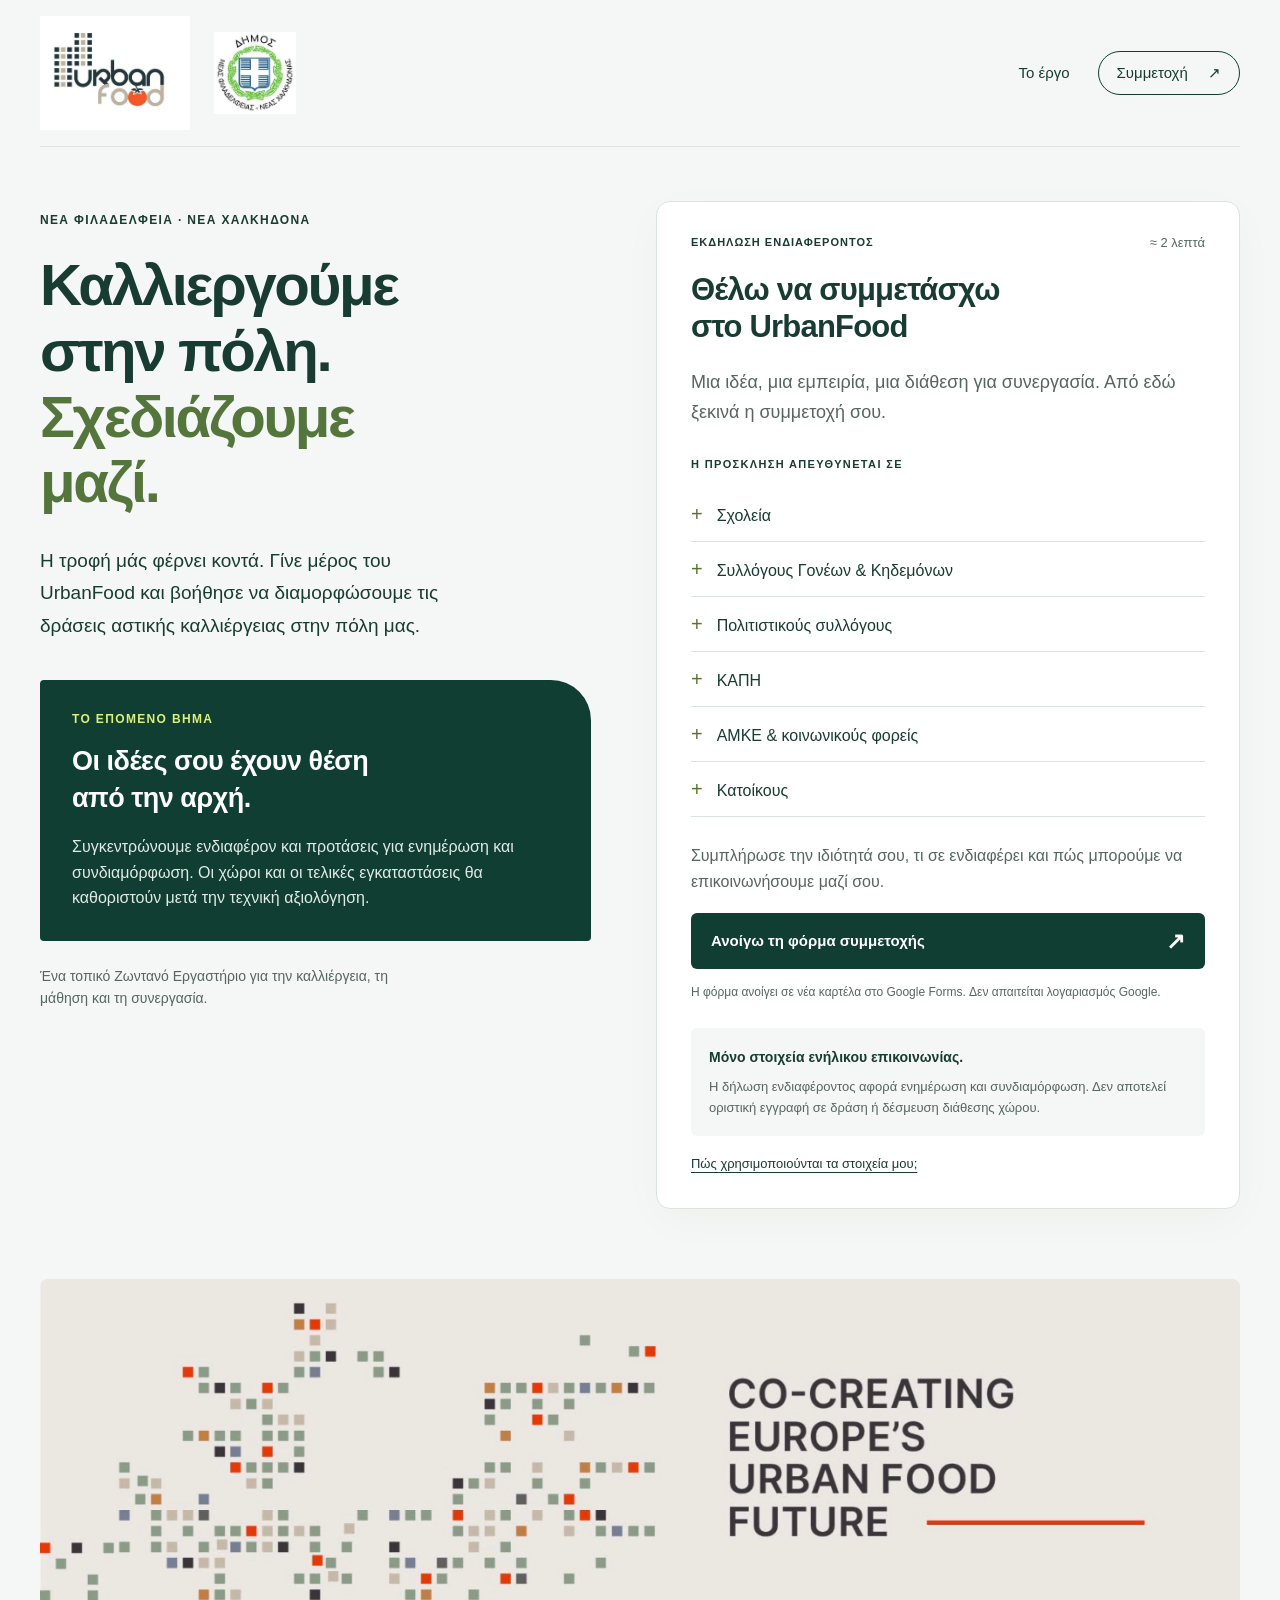
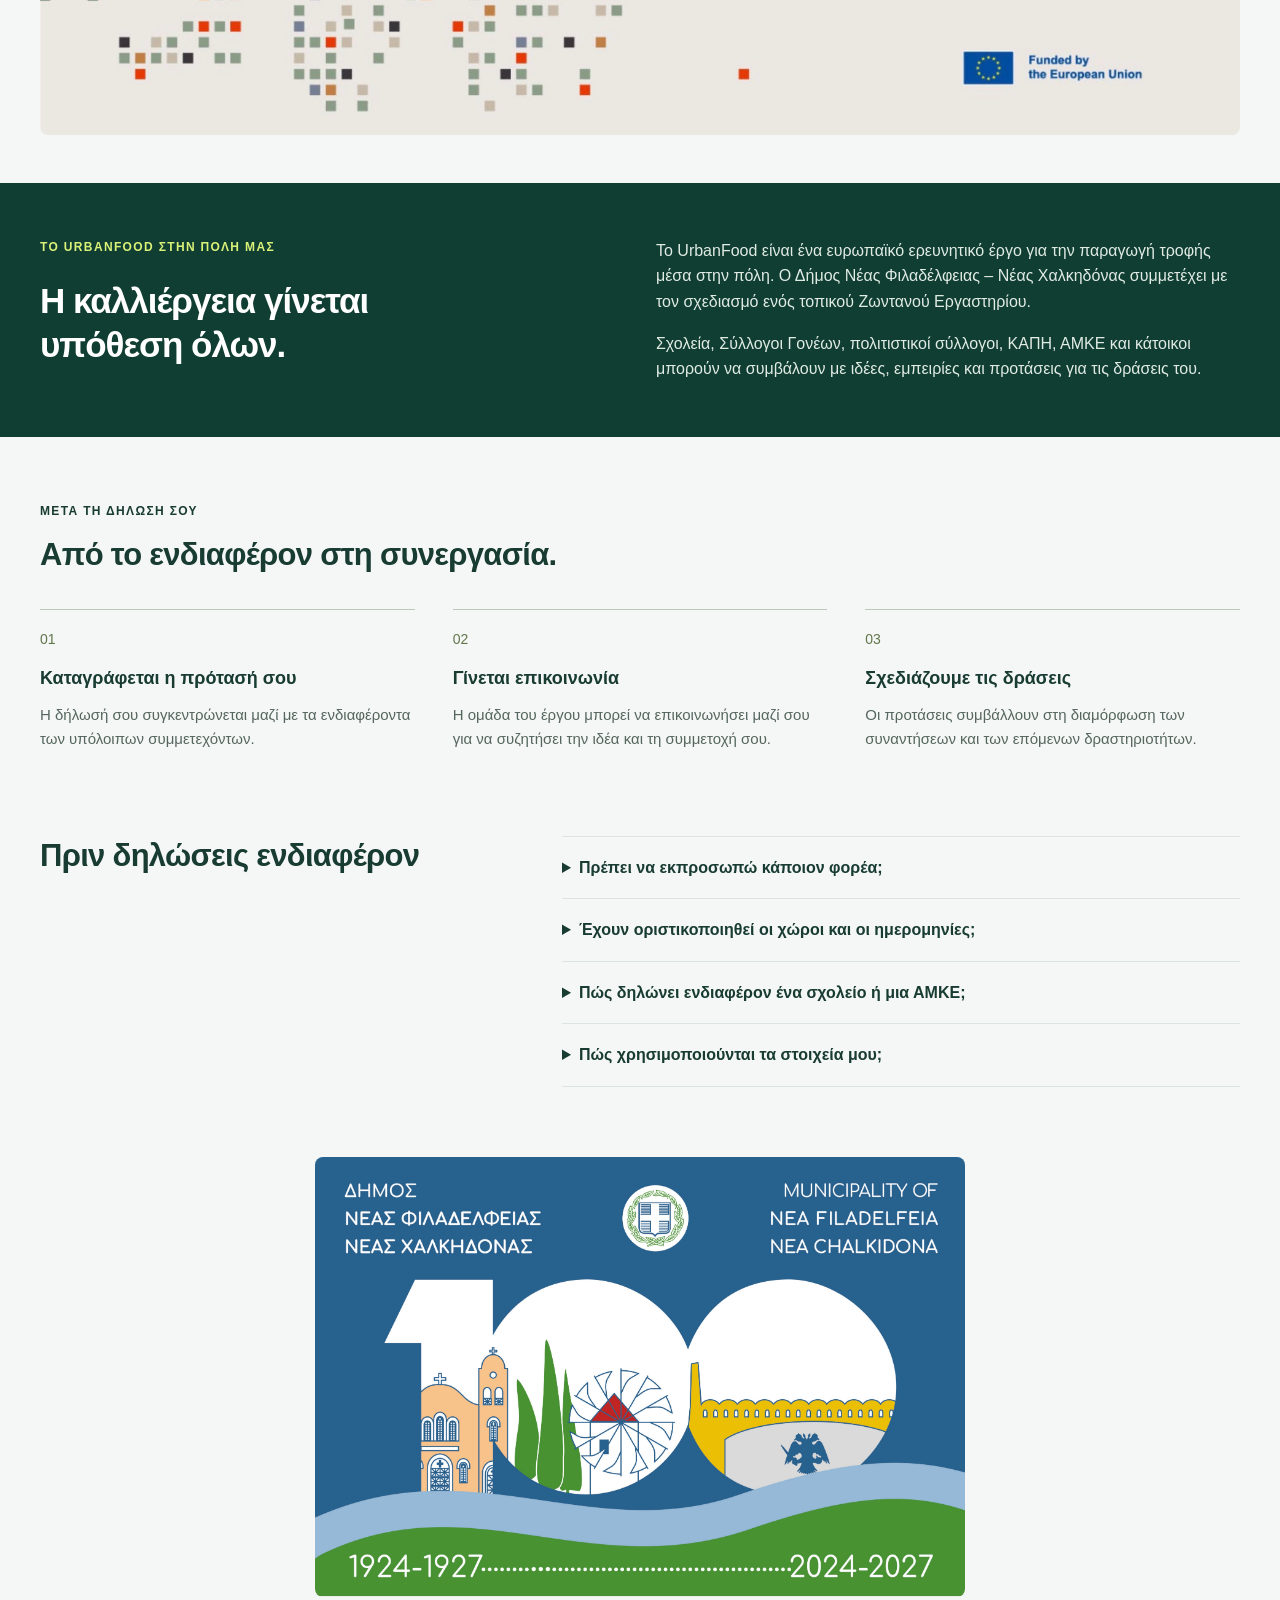
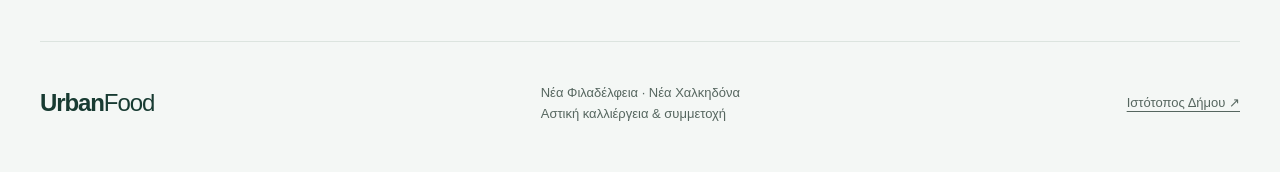
<file: public/index.html>
<!doctype html>
<html lang="el">
<head>
  <meta charset="utf-8">
  <meta name="viewport" content="width=device-width, initial-scale=1">
  <meta name="theme-color" content="#103e32">
  <title>Θέλω να συμμετάσχω | UrbanFood</title>
  <meta name="description" content="Εκδήλωση ενδιαφέροντος για το UrbanFood στη Νέα Φιλαδέλφεια και τη Νέα Χαλκηδόνα. Σχολεία, φορείς και κάτοικοι σχεδιάζουμε μαζί τις δράσεις αστικής καλλιέργειας.">
  <meta property="og:title" content="Θέλω να συμμετάσχω στο UrbanFood">
  <meta property="og:description" content="Καλλιεργούμε στην πόλη. Σχεδιάζουμε μαζί. Δήλωσε ενδιαφέρον για τις δράσεις στη Νέα Φιλαδέλφεια και τη Νέα Χαλκηδόνα.">
  <meta property="og:type" content="website">
  <meta property="og:locale" content="el_GR">
  <link rel="icon" href="data:image/svg+xml,%3Csvg xmlns='http://www.w3.org/2000/svg' viewBox='0 0 64 64'%3E%3Crect width='64' height='64' rx='14' fill='%23103e32'/%3E%3Ctext x='32' y='44' text-anchor='middle' font-family='Arial' font-size='37' font-weight='bold' fill='%23dbf278'%3EU%3C/text%3E%3C/svg%3E">
  <link rel="stylesheet" href="styles.css">
  <script src="app.js" defer></script>
</head>
<body>
  <a class="skip" href="#participate">Μετάβαση στη φόρμα συμμετοχής</a>
  <header class="topbar wrap">
    <div class="brand-pair"><a href="./" aria-label="UrbanFood — Αρχική"><img class="project-logo" src="assets/urbanfood-logo.jpg" width="703" height="533" alt="UrbanFood"></a><a href="https://dimosfx.gr/" target="_blank" rel="noopener noreferrer" aria-label="Δήμος Νέας Φιλαδέλφειας – Νέας Χαλκηδόνας"><img class="municipality-logo" src="assets/municipality-logo.jpg" width="355" height="355" alt="Έμβλημα Δήμου Νέας Φιλαδέλφειας – Νέας Χαλκηδόνας"></a></div>
    <nav aria-label="Κύρια πλοήγηση"><a href="#about">Το έργο</a><a class="nav-cta" href="#participate">Συμμετοχή <span aria-hidden="true">↗</span></a></nav>
  </header>
  <main>
    <div class="main-grid wrap">
      <section class="intro" aria-labelledby="page-title">
        <p class="eyebrow">ΝΕΑ ΦΙΛΑΔΕΛΦΕΙΑ · ΝΕΑ ΧΑΛΚΗΔΟΝΑ</p>
        <h1 id="page-title">Καλλιεργούμε<br>στην πόλη.<br><span>Σχεδιάζουμε<br>μαζί.</span></h1>
        <p class="lead">Η τροφή μάς φέρνει κοντά. Γίνε μέρος του UrbanFood και βοήθησε να διαμορφώσουμε τις δράσεις αστικής καλλιέργειας στην πόλη μας.</p>
        <a href="#participate" class="mobile-cta button">Θέλω να συμμετάσχω <span aria-hidden="true">↗</span></a>
        <div class="stage"><p class="eyebrow">ΤΟ ΕΠΟΜΕΝΟ ΒΗΜΑ</p><h2>Οι ιδέες σου έχουν θέση<br>από την αρχή.</h2><p>Συγκεντρώνουμε ενδιαφέρον και προτάσεις για ενημέρωση και συνδιαμόρφωση. Οι χώροι και οι τελικές εγκαταστάσεις θα καθοριστούν μετά την τεχνική αξιολόγηση.</p></div>
        <p class="intro-note">Ένα τοπικό Ζωντανό Εργαστήριο για την καλλιέργεια, τη μάθηση και τη συνεργασία.</p>
      </section>
      <section class="form-card participation-card" id="participate" aria-labelledby="form-title">
        <div class="form-top"><span class="eyebrow">ΕΚΔΗΛΩΣΗ ΕΝΔΙΑΦΕΡΟΝΤΟΣ</span><span class="time">≈ 2 λεπτά</span></div>
        <h2 id="form-title">Θέλω να συμμετάσχω<br>στο UrbanFood</h2>
        <p class="participation-intro">Μια ιδέα, μια εμπειρία, μια διάθεση για συνεργασία. Από εδώ ξεκινά η συμμετοχή σου.</p>
        <p class="eyebrow audience-label">Η ΠΡΟΣΚΛΗΣΗ ΑΠΕΥΘΥΝΕΤΑΙ ΣΕ</p>
        <ul class="audience-list"><li>Σχολεία</li><li>Συλλόγους Γονέων &amp; Κηδεμόνων</li><li>Πολιτιστικούς συλλόγους</li><li>ΚΑΠΗ</li><li>ΑΜΚΕ &amp; κοινωνικούς φορείς</li><li>Κατοίκους</li></ul>
        <p>Συμπλήρωσε την ιδιότητά σου, τι σε ενδιαφέρει και πώς μπορούμε να επικοινωνήσουμε μαζί σου.</p>
        <a class="button submit" href="https://docs.google.com/forms/d/e/1FAIpQLSedK4jRA4rH9tuV9RcNpMEnemBhUsEnyEO3Ajj3z4A67e13Jg/viewform" target="_blank" rel="noopener noreferrer">Ανοίγω τη φόρμα συμμετοχής <span aria-hidden="true">↗</span></a>
        <p class="form-foot">Η φόρμα ανοίγει σε νέα καρτέλα στο Google Forms. Δεν απαιτείται λογαριασμός Google.</p>
        <div class="participation-note"><strong>Μόνο στοιχεία ενήλικου επικοινωνίας.</strong><p>Η δήλωση ενδιαφέροντος αφορά ενημέρωση και συνδιαμόρφωση. Δεν αποτελεί οριστική εγγραφή σε δράση ή δέσμευση διάθεσης χώρου.</p></div>
        <a class="privacy-link" href="#privacy">Πώς χρησιμοποιούνται τα στοιχεία μου;</a>
      </section>
    </div>
    <figure class="project-banner wrap"><img src="assets/urbanfood-europe.jpg" width="2752" height="1045" loading="lazy" alt="Co-creating Europe’s urban food future — Funded by the European Union"></figure><section class="about-band" id="about"><div class="wrap about-grid"><div><p class="eyebrow">ΤΟ URBANFOOD ΣΤΗΝ ΠΟΛΗ ΜΑΣ</p><h2>Η καλλιέργεια γίνεται<br>υπόθεση όλων.</h2></div><div><p>Το UrbanFood είναι ένα ευρωπαϊκό ερευνητικό έργο για την παραγωγή τροφής μέσα στην πόλη. Ο Δήμος Νέας Φιλαδέλφειας – Νέας Χαλκηδόνας συμμετέχει με τον σχεδιασμό ενός τοπικού Ζωντανού Εργαστηρίου.</p><p>Σχολεία, Σύλλογοι Γονέων, πολιτιστικοί σύλλογοι, ΚΑΠΗ, ΑΜΚΕ και κάτοικοι μπορούν να συμβάλουν με ιδέες, εμπειρίες και προτάσεις για τις δράσεις του.</p></div></div></section>
    <section class="next wrap" aria-labelledby="next-title"><p class="eyebrow">ΜΕΤΑ ΤΗ ΔΗΛΩΣΗ ΣΟΥ</p><h2 id="next-title">Από το ενδιαφέρον στη συνεργασία.</h2><ol class="steps"><li><span>01</span><h3>Καταγράφεται η πρότασή σου</h3><p>Η δήλωσή σου συγκεντρώνεται μαζί με τα ενδιαφέροντα των υπόλοιπων συμμετεχόντων.</p></li><li><span>02</span><h3>Γίνεται επικοινωνία</h3><p>Η ομάδα του έργου μπορεί να επικοινωνήσει μαζί σου για να συζητήσει την ιδέα και τη συμμετοχή σου.</p></li><li><span>03</span><h3>Σχεδιάζουμε τις δράσεις</h3><p>Οι προτάσεις συμβάλλουν στη διαμόρφωση των συναντήσεων και των επόμενων δραστηριοτήτων.</p></li></ol></section>
    <section class="faq wrap" aria-labelledby="faq-title"><h2 id="faq-title">Πριν δηλώσεις ενδιαφέρον</h2><div><details><summary>Πρέπει να εκπροσωπώ κάποιον φορέα;</summary><p>Όχι. Μπορείς να επιλέξεις «Κάτοικος» και να δηλώσεις ατομικά το ενδιαφέρον σου. Δεν απαιτείται προηγούμενη εμπειρία στην καλλιέργεια.</p></details><details><summary>Έχουν οριστικοποιηθεί οι χώροι και οι ημερομηνίες;</summary><p>Η παρούσα πρόσκληση αφορά ενημέρωση και συνδιαμόρφωση. Οι τελικοί χώροι εξαρτώνται από τεχνική και, όπου απαιτείται, στατική αξιολόγηση. Οι ημερομηνίες των δράσεων θα γνωστοποιηθούν όταν οριστικοποιηθούν.</p></details><details><summary>Πώς δηλώνει ενδιαφέρον ένα σχολείο ή μια ΑΜΚΕ;</summary><p>Ένας ενήλικος εκπρόσωπος συμπληρώνει τα δικά του στοιχεία επικοινωνίας και το όνομα του φορέα. Δεν χρειάζονται ονόματα μαθητών, ωφελούμενων ή πληροφορίες υγείας.</p></details><details id="privacy"><summary>Πώς χρησιμοποιούνται τα στοιχεία μου;</summary><p>Συλλέγονται η ιδιότητα, το όνομα φορέα όπου υπάρχει, το ονοματεπώνυμο και το email επικοινωνίας, το ενδιαφέρον σου και όσα προαιρετικά επιλέξεις να συμπληρώσεις. Σκοπός είναι η διαχείριση της δήλωσής σου και η σχετική επικοινωνία για το UrbanFood.</p><p>Οι δηλώσεις υποβάλλονται στο Google Forms και συγκεντρώνονται σε ιδιωτικό πίνακα Google Sheets. Πρόσβαση έχει ο διαχειριστής της φόρμας και όποιοι εξουσιοδοτηθούν για τη διαχείριση των δηλώσεων. Δεν εμφανίζονται δημόσια. Η σελίδα δεν χρησιμοποιεί διαφημιστικά εργαλεία ή εργαλεία ανάλυσης επισκεψιμότητας.</p><p>Για ερωτήματα ή αίτημα σχετικά με τα στοιχεία σου, χρησιμοποίησε την επιλογή «Κάτοχος φόρμας επικοινωνίας» στο κάτω μέρος της φόρμας Google, με αναφορά στη δήλωσή σου για το UrbanFood.</p></details></div></section>
  </main>
  <section class="municipal-identity wrap" aria-label="Επετειακή ταυτότητα του Δήμου"><img src="assets/municipality-centenary.jpg" width="4230" height="2863" loading="lazy" alt="Δήμος Νέας Φιλαδέλφειας – Νέας Χαλκηδόνας: 100 χρόνια, 1924–1927 έως 2024–2027"></section>
  <footer class="wrap footer"><a class="wordmark" href="./">Urban<span>Food</span></a><p>Νέα Φιλαδέλφεια · Νέα Χαλκηδόνα<br>Αστική καλλιέργεια & συμμετοχή</p><a href="https://dimosfx.gr/" target="_blank" rel="noopener noreferrer">Ιστότοπος Δήμου <span aria-hidden="true">↗</span></a></footer>
</body>
</html>
</file>
<file: public/styles.css>
:root{--forest:#103e32;--ink:#183b32;--lime:#dbf278;--muted:#56665f;--line:#dce4df;--paper:#f4f7f5;--white:#fff}*{box-sizing:border-box}html{scroll-behavior:smooth;scroll-padding-top:1.5rem}body{margin:0;background:var(--paper);color:var(--ink);font-family:Arial,Helvetica,sans-serif;font-size:16px;line-height:1.6}a{color:inherit;text-underline-offset:4px}button,input,select,textarea{font:inherit}button,a,input,select,textarea,summary{-webkit-tap-highlight-color:transparent}a:focus-visible,button:focus-visible,summary:focus-visible{outline:3px solid #807000;outline-offset:5px}input:focus,select:focus,textarea:focus{outline:3px solid #c8dc9a;outline-offset:1px;border-color:var(--forest)}.wrap{width:min(1240px,calc(100% - 80px));margin-inline:auto}.skip{position:fixed;top:-150px;left:12px;z-index:10;padding:12px;background:var(--lime)}.skip:focus{top:12px}.topbar{display:flex;justify-content:space-between;align-items:center;gap:20px;padding-block:27px;border-bottom:1px solid var(--line)}.wordmark{display:inline-flex;align-items:center;text-decoration:none;font-size:29px;font-weight:800;letter-spacing:-1.1px;line-height:1.1}.wordmark>span:first-child{font-weight:400}.brand-square{width:10px;height:10px;background:#90aa3b;margin:2px 0 0 7px}.topbar nav{display:flex;align-items:center;gap:28px;font-size:15px}.topbar nav a{text-decoration:none}.nav-cta{border:1px solid var(--forest);border-radius:100px;padding:9px 18px}.nav-cta span{margin-left:16px}.main-grid{display:grid;grid-template-columns:minmax(0,1fr) minmax(0,1.06fr);gap:65px;padding-block:54px 70px;align-items:start}.eyebrow{font-size:12px;font-weight:700;letter-spacing:1.35px;line-height:1.6;margin:0 0 22px}.intro{padding-top:10px}.intro h1{font-size:clamp(40px,4.55vw,64px);font-weight:750;letter-spacing:-2.4px;line-height:1.13;margin:0 0 30px}.intro h1 span{color:#54753b}.lead{font-size:19px;line-height:1.7;max-width:440px;margin-bottom:36px}.stage{background:var(--forest);color:white;padding:30px 32px;border-radius:4px 40px 4px 4px;margin-top:38px}.stage .eyebrow{color:var(--lime);margin-bottom:14px}.stage h2{font-size:27px;line-height:1.35;letter-spacing:-.5px;margin:0 0 18px}.stage p:last-child{color:#e0ebe4;font-size:16px;margin-bottom:0}.intro-note{font-size:14px;color:var(--muted);max-width:380px;margin-top:24px}.form-card{background:white;border:1px solid var(--line);padding:31px 34px 24px;border-radius:14px;box-shadow:0 12px 45px #183b3207;scroll-margin-top:20px}.form-top{display:flex;justify-content:space-between;align-items:center;gap:12px}.form-top .eyebrow{font-size:11px;letter-spacing:1px;margin:0}.time{white-space:nowrap;color:var(--muted);font-size:13px}.form-card h2{font-size:31px;letter-spacing:-.8px;line-height:1.22;margin:17px 0 12px}.form-intro{font-size:14px;color:var(--muted);margin:0 0 25px}fieldset{border:0;border-top:1px solid var(--line);padding:21px 0 23px;margin:0;min-width:0}legend{padding:0 10px 0 0;font-size:16px;font-weight:700}.number{color:#65804c;font-size:13px;margin-right:8px}label{display:block;font-size:14px;font-weight:600;margin-bottom:7px}.optional{font-weight:400;color:var(--muted);font-size:13px}input:not([type=checkbox]),select,textarea{display:block;width:100%;min-width:0;background:#fff;border:1px solid #b8c6bd;border-radius:6px;padding:11px 12px;font-size:16px;color:var(--ink);min-height:47px}select{padding-right:24px;text-overflow:ellipsis}textarea{resize:vertical;line-height:1.5}textarea::placeholder{color:#6c7870;font-size:14px}.field{margin-top:15px}small{display:block;color:var(--muted);font-size:12px;line-height:1.5;margin-top:6px}.contact-grid{display:grid;grid-template-columns:1.1fr 1fr;gap:14px}.consent{display:flex;gap:10px;align-items:flex-start;font-size:13px;font-weight:400;line-height:1.6}.consent input{width:18px;height:18px;flex-shrink:0;accent-color:var(--forest);margin:3px 0 0}.button{display:flex;align-items:center;justify-content:space-between;gap:15px;text-decoration:none;font-size:16px;font-weight:700;background:var(--forest);color:#fff;border:0;border-radius:6px;padding:16px 20px;cursor:pointer;min-height:54px}.button:hover{background:#205440}.button:disabled{cursor:wait;opacity:.7}.button span{font-size:23px;line-height:1}.submit{width:100%;margin-top:19px}.form-foot{font-size:12px;color:var(--muted);line-height:1.6;margin:14px 0 0}.status{background:#fff5e4;border-left:3px solid #9b6511;padding:12px;font-size:14px}.mobile-cta{display:none}.about-band{background:var(--forest);color:#fff;padding-block:55px}.about-grid{display:grid;grid-template-columns:1fr 1.06fr;gap:65px}.about-band .eyebrow{color:var(--lime)}.about-band h2{font-size:35px;line-height:1.25;letter-spacing:-1px;margin:0}.about-band p:not(.eyebrow){color:#e0ebe4;margin-top:0}.about-band p:last-child{margin-bottom:0}.next{padding-block:65px}.next h2,.faq h2{font-size:31px;line-height:1.3;letter-spacing:-.7px;margin:0 0 34px}.next .eyebrow{margin-bottom:14px}.steps{display:grid;grid-template-columns:repeat(3,minmax(0,1fr));gap:38px;margin:0;padding:0;list-style:none}.steps li{border-top:1px solid #bcc9bc;padding-top:16px}.steps li>span{font-size:14px;color:#61754b}.steps h3{font-size:18px;margin:12px 0 10px}.steps p{font-size:15px;color:var(--muted);margin:0}.faq{display:grid;grid-template-columns:1fr 1.5fr;gap:70px;padding-block:20px 70px}details{border-bottom:1px solid var(--line);padding:18px 0}details:first-child{border-top:1px solid var(--line)}summary{font-size:16px;font-weight:600;cursor:pointer;padding-right:8px}details p{font-size:15px;color:var(--muted);margin-bottom:0}details a{overflow-wrap:anywhere}.footer{display:flex;justify-content:space-between;gap:30px;align-items:center;border-top:1px solid var(--line);padding-block:28px 35px}.footer p,.footer>a:last-child{font-size:13px;color:var(--muted)}.footer .wordmark{font-size:24px}.success-shell{max-width:760px;margin:8vh auto;background:#fff;border:1px solid var(--line);padding:50px;border-radius:14px}.success-shell h1{font-size:40px;line-height:1.2;letter-spacing:-1px}.success-shell .eyebrow{color:#52703f}.success-shell .button{display:inline-flex;margin-top:20px}.success-shell p{color:var(--muted)}[hidden]{display:none!important}@media(min-width:1600px){.intro h1{font-size:66px}}@media(max-width:1000px){.wrap{width:calc(100% - 48px)}.main-grid,.about-grid{gap:32px}.form-card{padding:25px 23px}.intro h1{font-size:47px;letter-spacing:-1.6px}.form-card h2{font-size:27px}.contact-grid{grid-template-columns:1fr}.stage{padding:25px}.faq{gap:36px}}@media(max-width:720px){.wrap{width:calc(100% - 36px)}.topbar{padding-block:21px}.wordmark{font-size:26px}.topbar nav{gap:14px;font-size:14px}.topbar nav>a:first-child{display:none}.nav-cta{padding:8px 13px}.main-grid{display:block;padding-top:34px;padding-bottom:40px}.intro{padding-top:0}.intro .eyebrow{font-size:10px;letter-spacing:.9px;margin-bottom:20px}.intro h1{font-size:49px;line-height:1.1;letter-spacing:-1.8px;margin-bottom:22px}.lead{font-size:17px;line-height:1.65;margin-bottom:22px}.mobile-cta{display:flex;background:var(--lime);color:var(--forest)}.mobile-cta:hover{background:#cfe86a}.stage{margin-top:25px;padding:24px}.stage h2{font-size:23px}.intro-note{margin-bottom:30px}.form-card{padding:24px 20px}.form-card h2{font-size:28px}.form-top .eyebrow{font-size:10px}.about-band{padding-block:36px}.about-grid{display:block}.about-band h2{font-size:30px;margin-bottom:25px}.about-band .eyebrow{font-size:11px;margin-bottom:15px}.next{padding-block:42px}.next h2,.faq h2{font-size:27px}.steps{grid-template-columns:1fr;gap:24px}.steps h3{margin-top:7px}.faq{display:block;padding-bottom:42px}.faq h2{margin-bottom:23px}.footer{flex-wrap:wrap;gap:12px 24px}.footer p{margin:0}.footer>a:last-child{width:100%}.success-shell{margin:35px 18px;padding:28px}.success-shell h1{font-size:32px}}@media(prefers-reduced-motion:reduce){html{scroll-behavior:auto}}@media print{.topbar nav,.mobile-cta,.submit{display:none}.main-grid{display:block}.intro h1{font-size:35px}.form-card{break-before:page;box-shadow:none}.wrap{width:100%}.stage{border:1px solid #333;color:#000;background:#fff}.stage p:last-child,.stage .eyebrow{color:#000}}

.participation-card{padding-bottom:32px}.participation-intro{font-size:18px;line-height:1.65;margin:22px 0 28px}.audience-label{font-size:11px;margin-bottom:14px}.audience-list{list-style:none;padding:0;margin:0 0 26px;display:grid;gap:0}.audience-list li{padding:11px 0;border-bottom:1px solid var(--line);font-size:16px}.audience-list li::before{content:"+";color:#597431;font-size:20px;margin-right:14px}.participation-note{margin-top:26px;padding:18px;background:var(--paper);font-size:14px;border-radius:6px}.participation-note p{margin:8px 0 0;font-size:13px;color:var(--muted)}.privacy-link{display:inline-block;margin-top:18px;font-size:13px}.participation-card .submit{font-size:15px}.participation-card>p:not(.eyebrow){color:var(--muted)}

/* Project and municipality identities */
.topbar{padding-block:16px}
.brand-pair{display:flex;align-items:center;gap:24px;flex-shrink:0}
.brand-pair a{display:block;line-height:0}
.project-logo{display:block;width:150px;height:auto}
.municipality-logo{display:block;width:82px;height:auto}
.project-banner{margin-block:0 48px}
.project-banner img{display:block;width:100%;height:auto;border-radius:8px}
.municipal-identity{padding-block:0 44px}
.municipal-identity img{display:block;width:min(100%,650px);height:auto;margin-inline:auto;border-radius:8px}
@media(max-width:720px){
 .brand-pair{gap:12px}
 .project-logo{width:105px}
 .municipality-logo{width:58px}
 .topbar{gap:10px}
 .topbar nav{font-size:13px}
 .nav-cta{padding:8px 10px}
 .nav-cta span{margin-left:5px}
 .project-banner{margin-bottom:30px}
 .municipal-identity{padding-bottom:30px}
}
@media(max-width:360px){.project-logo{width:88px}.municipality-logo{width:48px}.brand-pair{gap:8px}}
</file>
